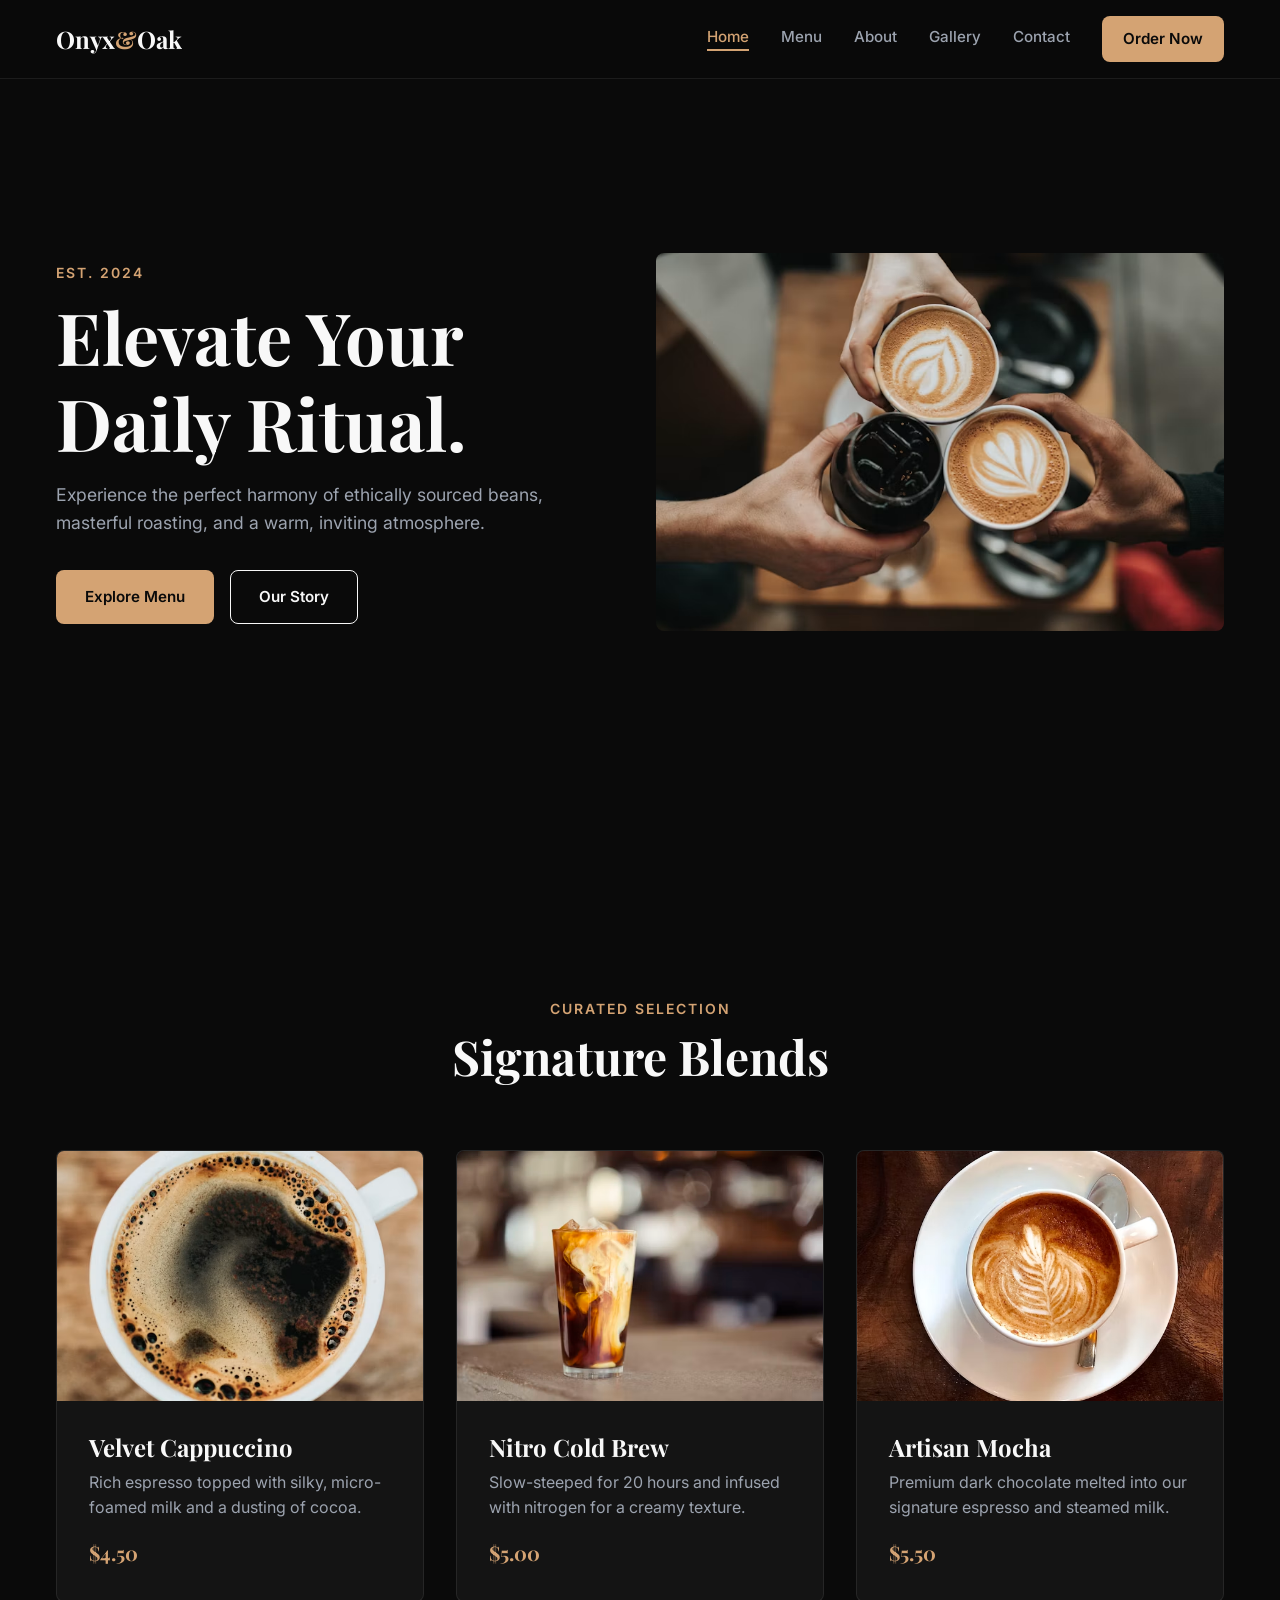
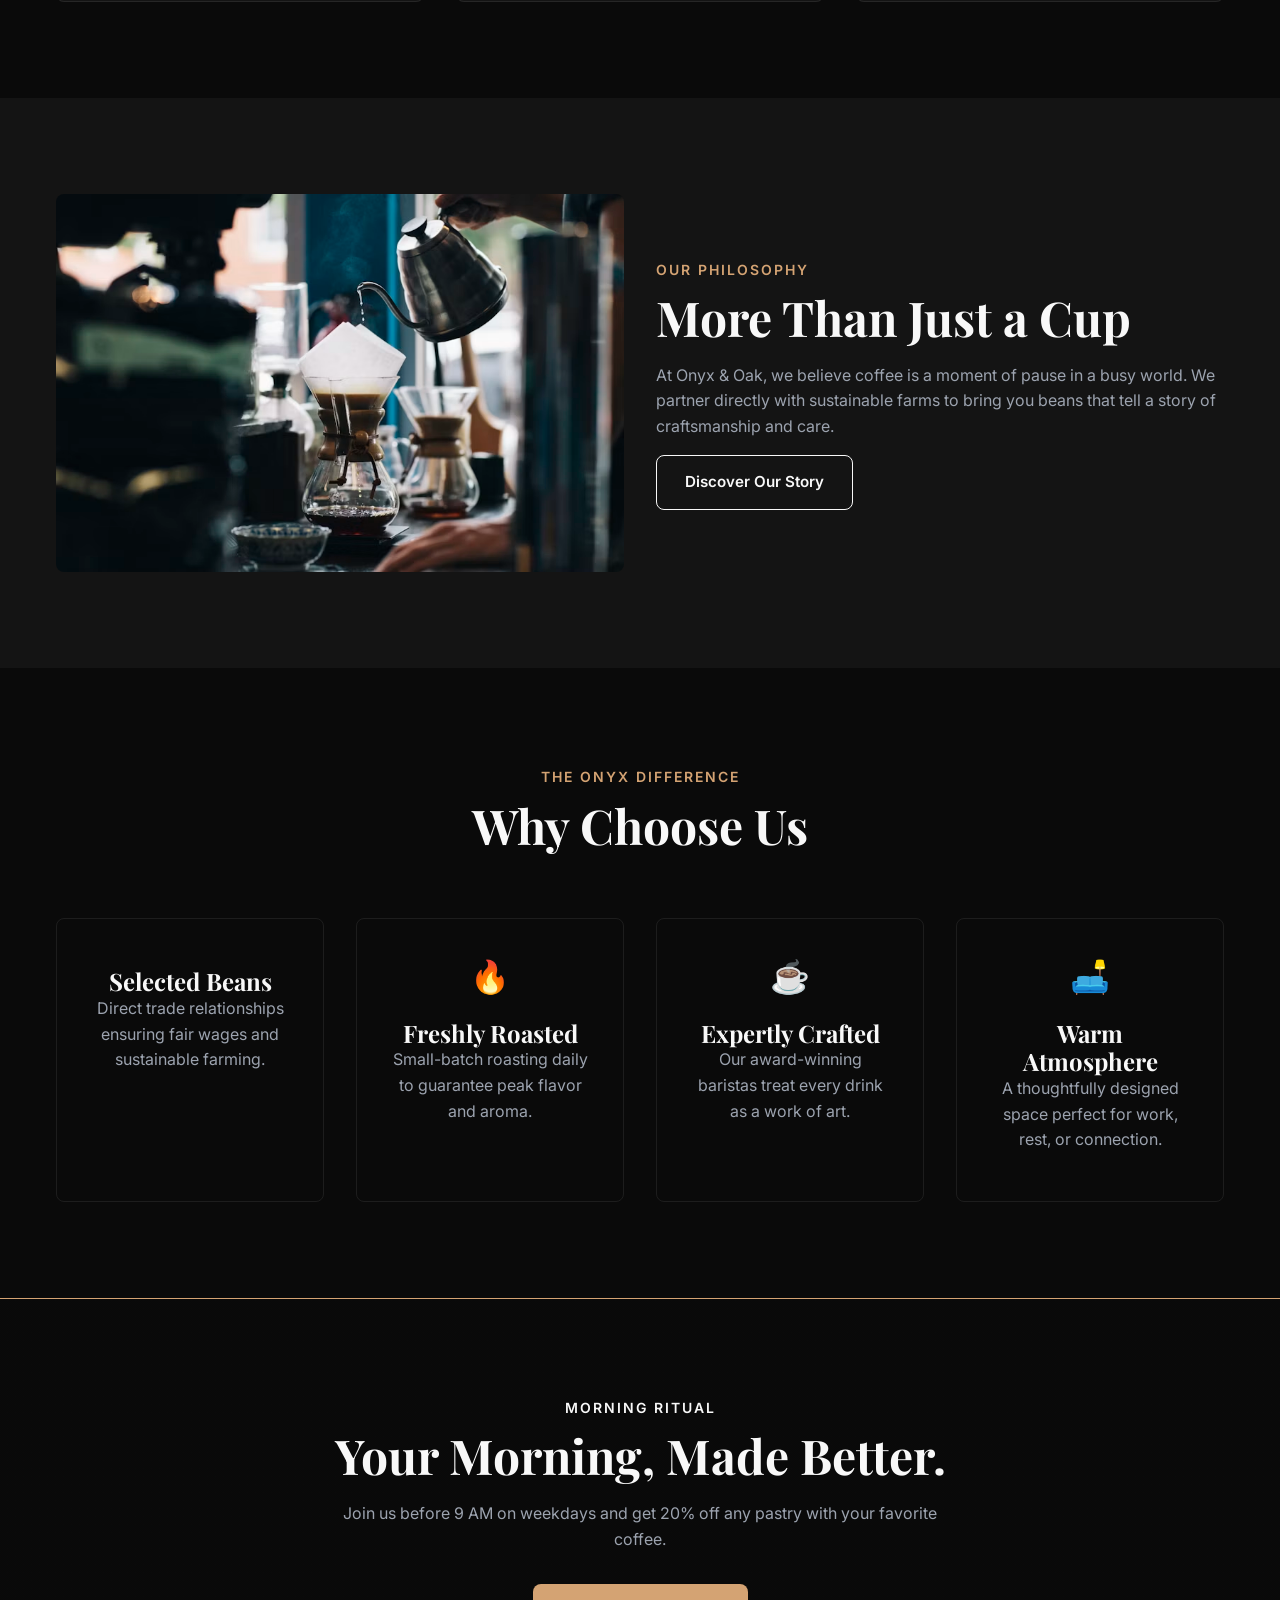
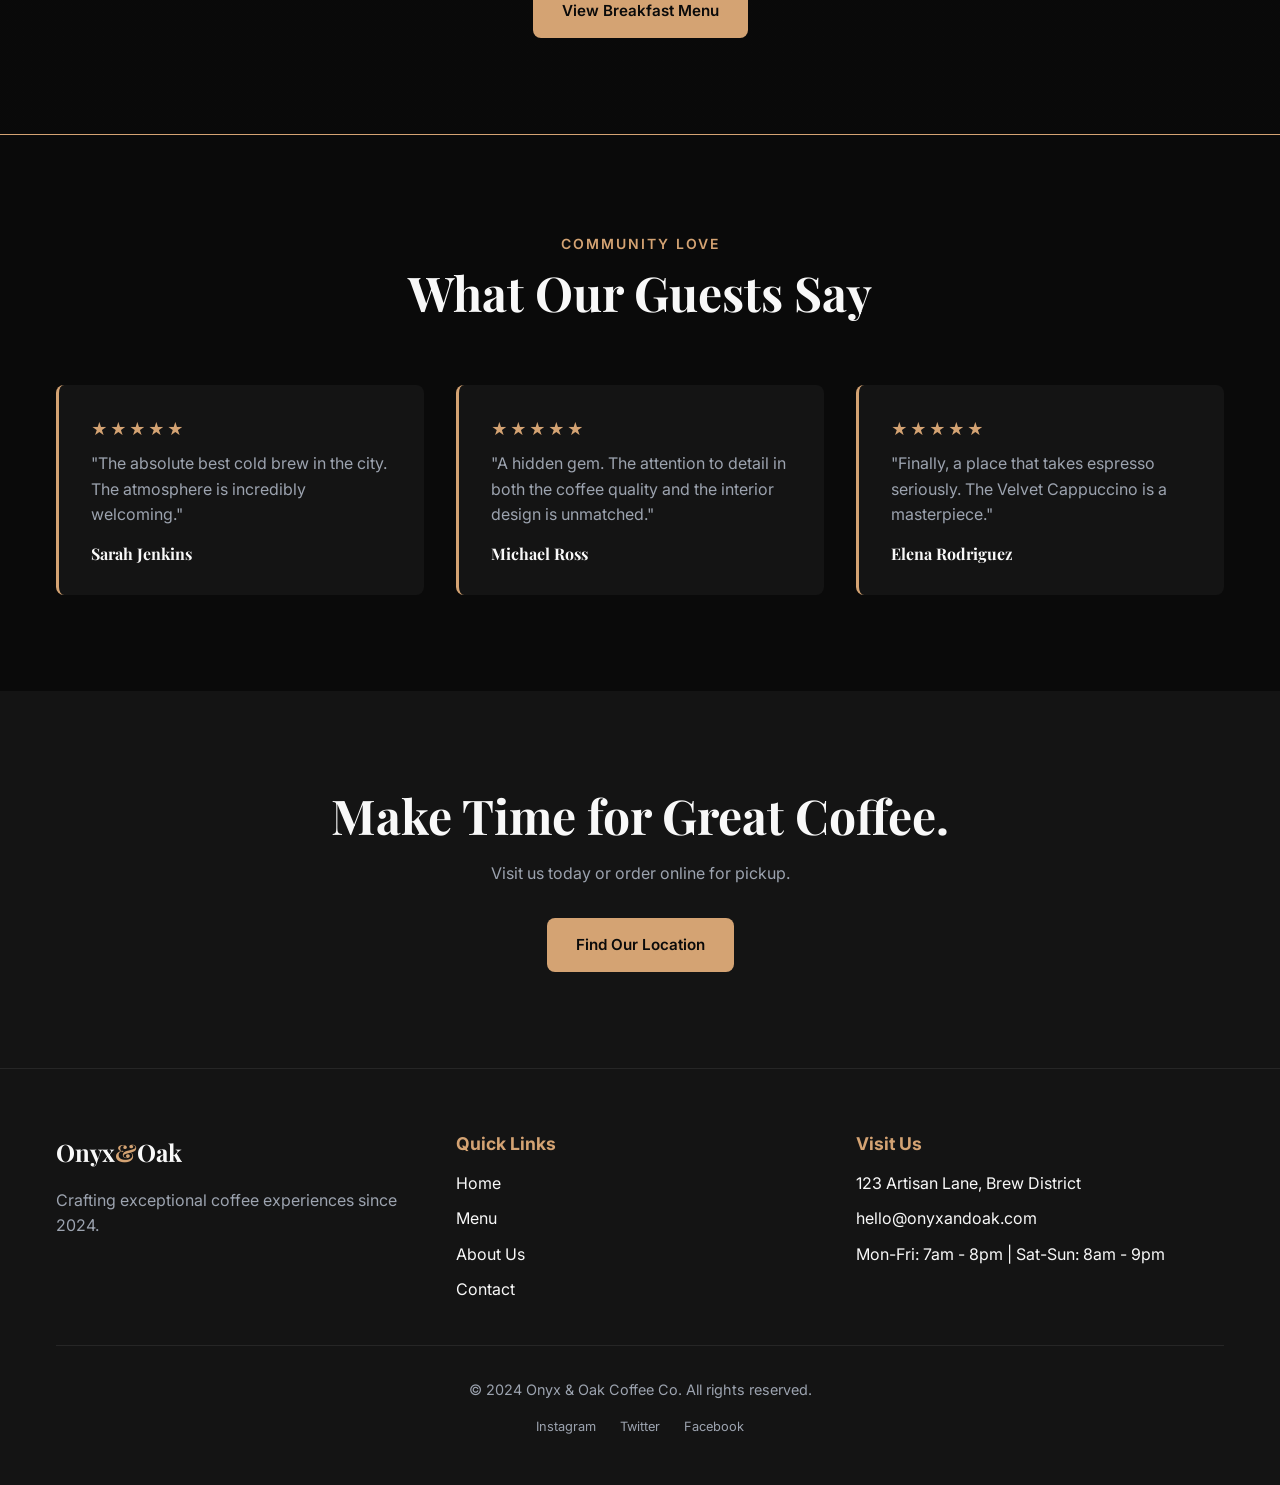
<file: index.html>
<!DOCTYPE html>
<html lang="en">
<head>
  <meta charset="UTF-8">
  <meta name="viewport" content="width=device-width, initial-scale=1.0">
  <title>Onyx & Oak | Premium Artisanal Coffee</title>
  <link rel="preconnect" href="https://fonts.googleapis.com">
  <link rel="preconnect" href="https://fonts.gstatic.com" crossorigin>
  <link href="https://fonts.googleapis.com/css2?family=Inter:wght@400;500;600&family=Playfair+Display:wght@700&display=swap" rel="stylesheet">
  <link rel="stylesheet" href="style.css">
</head>
<body>

  <header class="header">
    <div class="container nav-container">
      <a href="index.html" class="logo">Onyx<span>&</span>Oak</a>
      <input type="checkbox" id="nav-toggle" class="nav-toggle">
      <label for="nav-toggle" class="nav-toggle-label" aria-label="Toggle navigation menu"><span></span><span></span><span></span></label>
      <nav class="nav-menu">
        <ul class="nav-list">
          <li><a href="index.html" class="nav-link active">Home</a></li>
          <li><a href="menu.html" class="nav-link">Menu</a></li>
          <li><a href="about.html" class="nav-link">About</a></li>
          <li><a href="gallery.html" class="nav-link">Gallery</a></li>
          <li><a href="contact.html" class="nav-link">Contact</a></li>
          <li><a href="menu.html" class="btn btn-primary" style="padding: 10px 20px; min-height: auto;">Order Now</a></li>
        </ul>
      </nav>
    </div>
  </header>

  <main>
    <section class="hero">
      <div class="container hero-grid">
        <div class="hero-content">
          <span class="section-tag">Est. 2024</span>
          <h1>Elevate Your Daily Ritual.</h1>
          <p class="hero-desc">Experience the perfect harmony of ethically sourced beans, masterful roasting, and a warm, inviting atmosphere.</p>
          <div class="hero-btns">
            <a href="menu.html" class="btn btn-primary">Explore Menu</a>
            <a href="about.html" class="btn btn-outline">Our Story</a>
          </div>
        </div>
        <div class="hero-image-wrapper">
          <img src="assets/images/hero.webp" alt="Pour over coffee in a modern cafe" width="600" height="700">
        </div>
      </div>
    </section>

    <section class="featured">
      <div class="container">
        <div class="section-header">
          <span class="section-tag">Curated Selection</span>
          <h2>Signature Blends</h2>
        </div>
        <div class="grid-3">
          <article class="card">
            <img src="assets/images/coffee-cappuccino.webp" alt="Cappuccino" class="card-img" width="400" height="250">
            <div class="card-body">
              <h3 class="card-title">Velvet Cappuccino</h3>
              <p>Rich espresso topped with silky, micro-foamed milk and a dusting of cocoa.</p>
              <span class="card-price">$4.50</span>
            </div>
          </article>
          <article class="card">
            <img src="assets/images/coffee-coldbrew.webp" alt="Cold Brew" class="card-img" width="400" height="250">
            <div class="card-body">
              <h3 class="card-title">Nitro Cold Brew</h3>
              <p>Slow-steeped for 20 hours and infused with nitrogen for a creamy texture.</p>
              <span class="card-price">$5.00</span>
            </div>
          </article>
          <article class="card">
            <img src="assets/images/coffee-mocha.webp" alt="Mocha" class="card-img" width="400" height="250">
            <div class="card-body">
              <h3 class="card-title">Artisan Mocha</h3>
              <p>Premium dark chocolate melted into our signature espresso and steamed milk.</p>
              <span class="card-price">$5.50</span>
            </div>
          </article>
        </div>
      </div>
    </section>

    <section class="about-preview" style="background: var(--bg-surface);">
      <div class="container hero-grid">
        <div class="hero-image-wrapper">
          <img src="assets/images/about-preview.webp" alt="Barista crafting coffee" width="600" height="500">
        </div>
        <div class="hero-content">
          <span class="section-tag">Our Philosophy</span>
          <h2>More Than Just a Cup</h2>
          <p>At Onyx & Oak, we believe coffee is a moment of pause in a busy world. We partner directly with sustainable farms to bring you beans that tell a story of craftsmanship and care.</p>
          <a href="about.html" class="btn btn-outline">Discover Our Story</a>
        </div>
      </div>
    </section>

    <section class="features">
      <div class="container">
        <div class="section-header">
          <span class="section-tag">The Onyx Difference</span>
          <h2>Why Choose Us</h2>
        </div>
        <div class="features-grid">
          <div class="feature-card"><div class="feature-icon"></div><h3>Selected Beans</h3><p>Direct trade relationships ensuring fair wages and sustainable farming.</p></div>
          <div class="feature-card"><div class="feature-icon">🔥</div><h3>Freshly Roasted</h3><p>Small-batch roasting daily to guarantee peak flavor and aroma.</p></div>
          <div class="feature-card"><div class="feature-icon">☕</div><h3>Expertly Crafted</h3><p>Our award-winning baristas treat every drink as a work of art.</p></div>
          <div class="feature-card"><div class="feature-icon">🛋️</div><h3>Warm Atmosphere</h3><p>A thoughtfully designed space perfect for work, rest, or connection.</p></div>
        </div>
      </div>
    </section>

    <section class="offer-banner">
      <div class="container">
        <span class="section-tag" style="color: var(--text-primary);">Morning Ritual</span>
        <h2 style="color: var(--text-primary);">Your Morning, Made Better.</h2>
        <p style="color: var(--text-muted); max-width: 600px; margin: 0 auto 2rem;">Join us before 9 AM on weekdays and get 20% off any pastry with your favorite coffee.</p>
        <a href="menu.html" class="btn btn-primary">View Breakfast Menu</a>
      </div>
    </section>

    <section class="testimonials">
      <div class="container">
        <div class="section-header">
          <span class="section-tag">Community Love</span>
          <h2>What Our Guests Say</h2>
        </div>
        <div class="grid-3">
          <article class="testimonial-card"><div class="stars">★★★★★</div><p>"The absolute best cold brew in the city. The atmosphere is incredibly welcoming."</p><h4 style="margin-top: 1rem; font-size: 1rem;">Sarah Jenkins</h4></article>
          <article class="testimonial-card"><div class="stars">★★★★★</div><p>"A hidden gem. The attention to detail in both the coffee quality and the interior design is unmatched."</p><h4 style="margin-top: 1rem; font-size: 1rem;">Michael Ross</h4></article>
          <article class="testimonial-card"><div class="stars">★★★★★</div><p>"Finally, a place that takes espresso seriously. The Velvet Cappuccino is a masterpiece."</p><h4 style="margin-top: 1rem; font-size: 1rem;">Elena Rodriguez</h4></article>
        </div>
      </div>
    </section>

    <section style="text-align: center; background: var(--bg-surface);">
      <div class="container">
        <h2>Make Time for Great Coffee.</h2>
        <p style="margin-bottom: 2rem;">Visit us today or order online for pickup.</p>
        <a href="contact.html" class="btn btn-primary">Find Our Location</a>
      </div>
    </section>
  </main>

  <footer class="footer">
    <div class="container">
      <div class="footer-grid">
        <div>
          <a href="index.html" class="logo" style="display: block; margin-bottom: 1rem;">Onyx<span>&</span>Oak</a>
          <p>Crafting exceptional coffee experiences since 2024.</p>
        </div>
        <div>
          <h4 class="footer-heading">Quick Links</h4>
          <ul class="footer-links">
            <li><a href="index.html">Home</a></li>
            <li><a href="menu.html">Menu</a></li>
            <li><a href="about.html">About Us</a></li>
            <li><a href="contact.html">Contact</a></li>
          </ul>
        </div>
        <div>
          <h4 class="footer-heading">Visit Us</h4>
          <ul class="footer-links">
            <li>123 Artisan Lane, Brew District</li>
            <li>hello@onyxandoak.com</li>
            <li>Mon-Fri: 7am - 8pm | Sat-Sun: 8am - 9pm</li>
          </ul>
        </div>
      </div>
      <div class="footer-bottom">
        <p>&copy; 2024 Onyx & Oak Coffee Co. All rights reserved.</p>
        <p style="margin-top: 0.5rem; font-size: 0.8rem;">
          <a href="#" style="margin: 0 10px;">Instagram</a>
          <a href="#" style="margin: 0 10px;">Twitter</a>
          <a href="#" style="margin: 0 10px;">Facebook</a>
        </p>
      </div>
    </div>
  </footer>
</body>
</html>
</file>
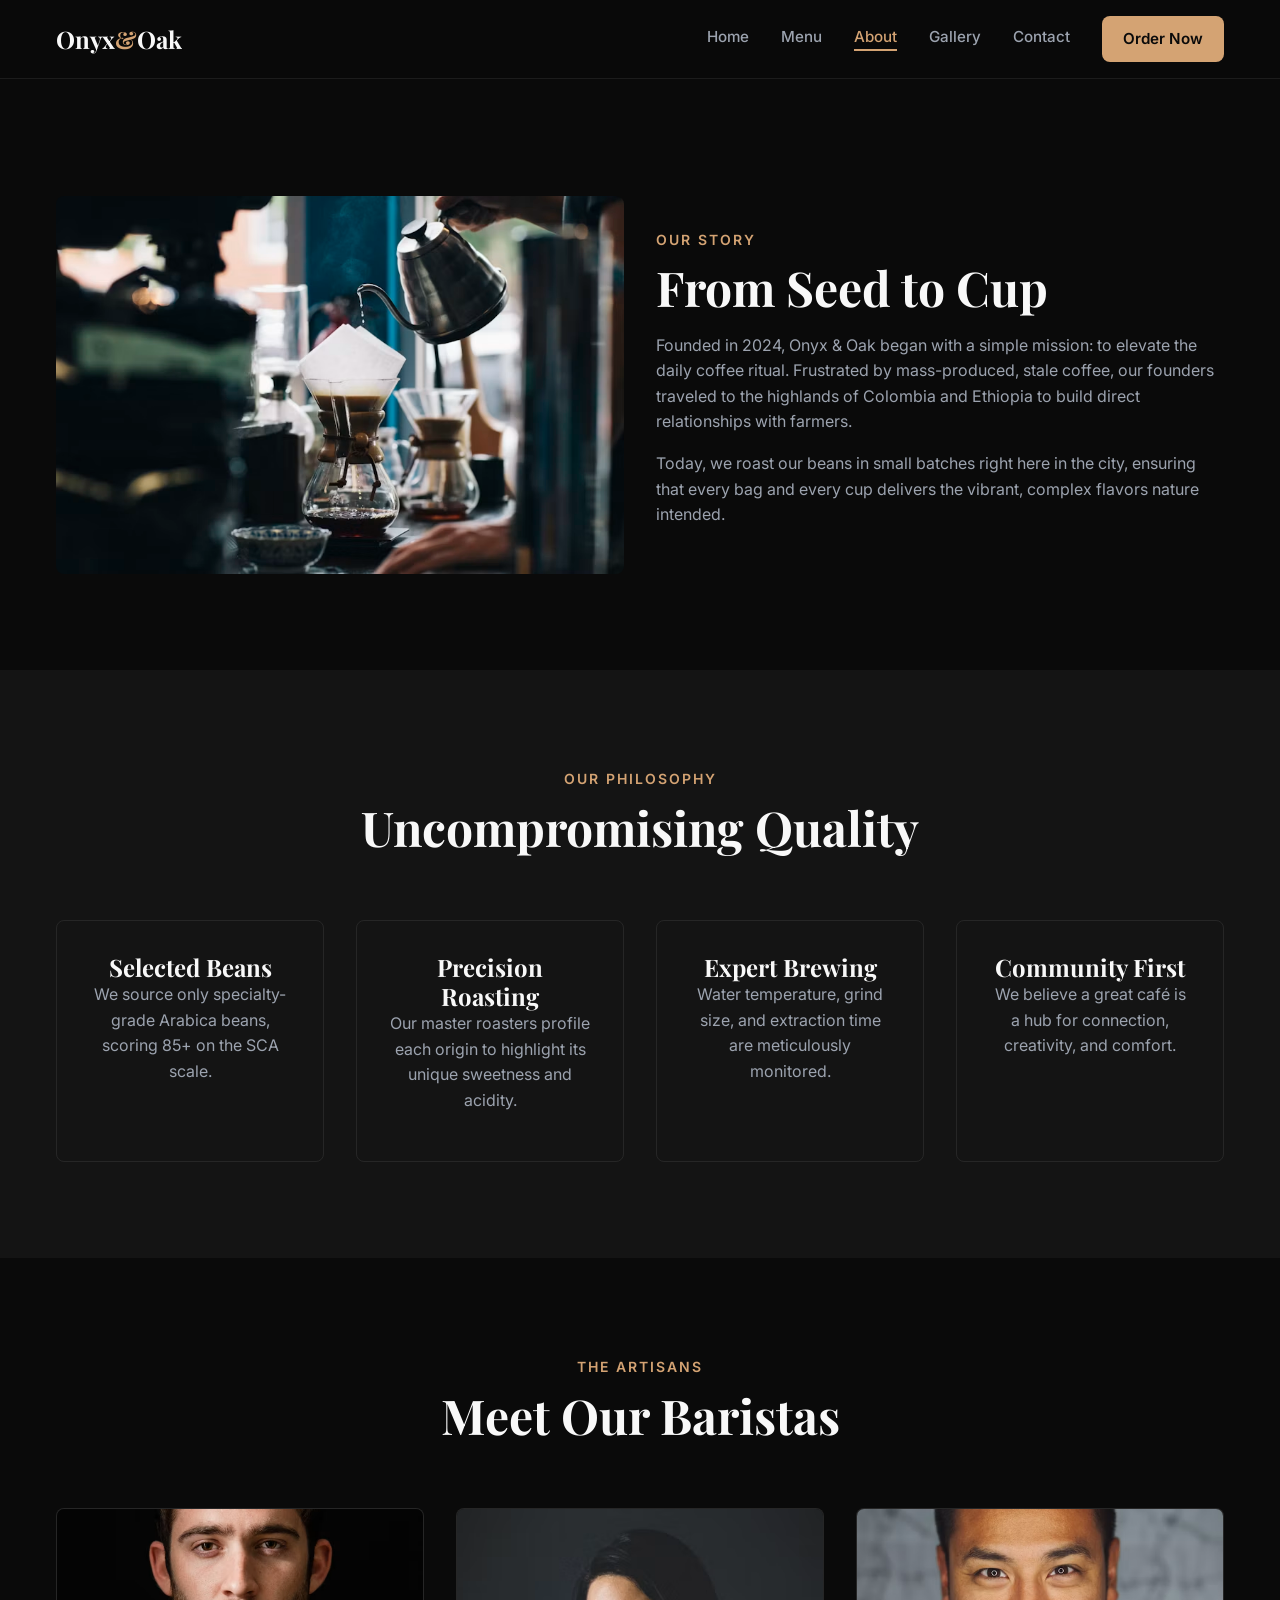
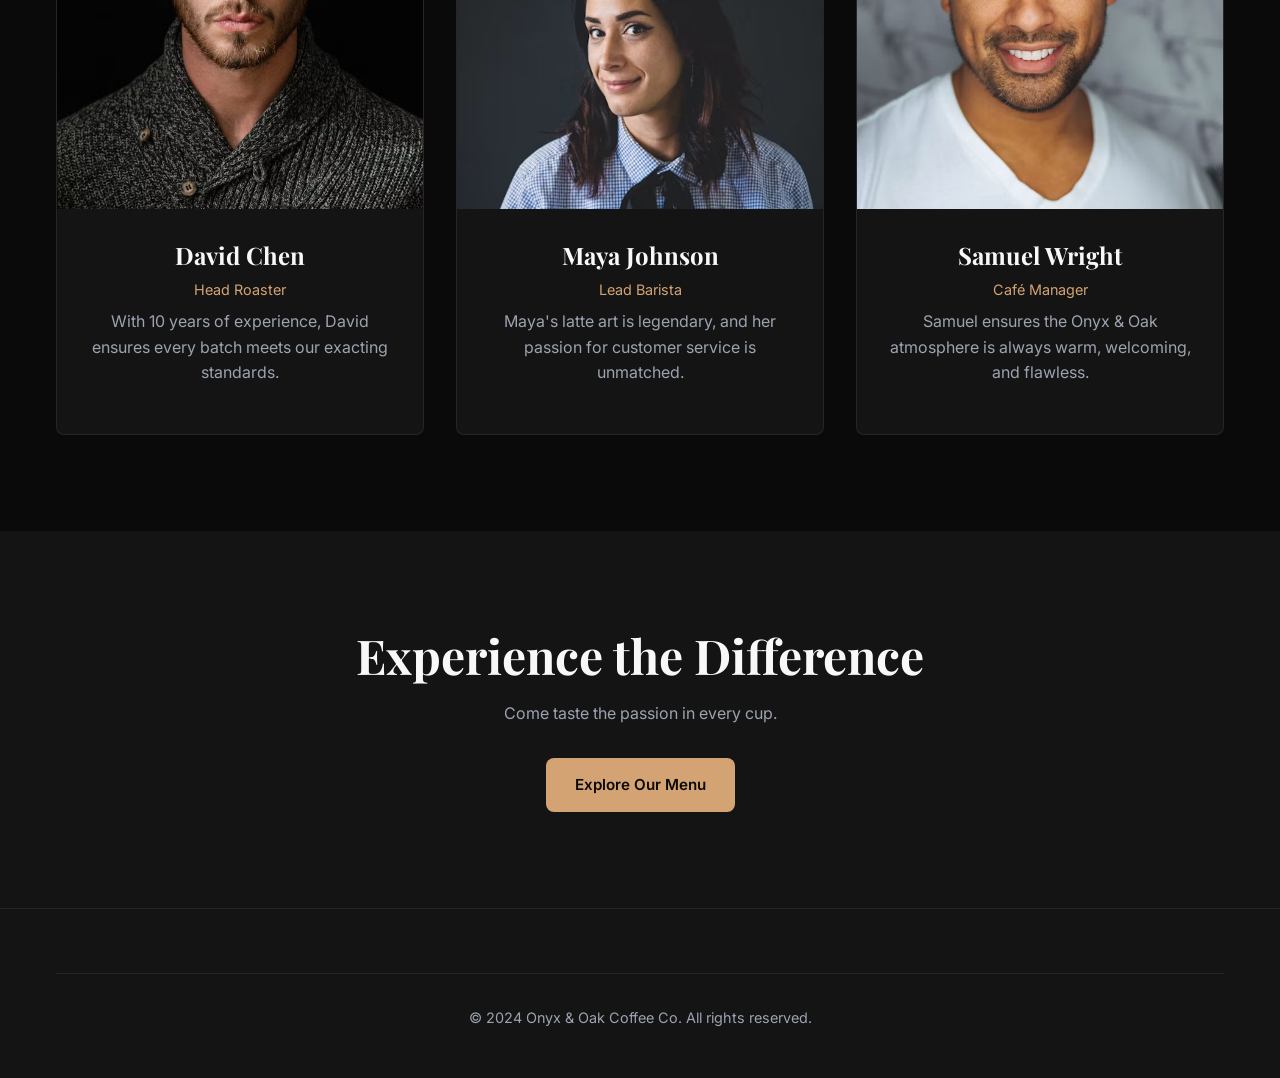
<file: about.html>
<!DOCTYPE html>
<html lang="en">
<head>
  <meta charset="UTF-8">
  <meta name="viewport" content="width=device-width, initial-scale=1.0">
  <title>About Us | Onyx & Oak</title>
  <link rel="preconnect" href="https://fonts.googleapis.com">
  <link rel="preconnect" href="https://fonts.gstatic.com" crossorigin>
  <link href="https://fonts.googleapis.com/css2?family=Inter:wght@400;500;600&family=Playfair+Display:wght@700&display=swap" rel="stylesheet">
  <link rel="stylesheet" href="style.css">
</head>
<body>

  <header class="header">
    <div class="container nav-container">
      <a href="index.html" class="logo">Onyx<span>&</span>Oak</a>
      <input type="checkbox" id="nav-toggle" class="nav-toggle">
      <label for="nav-toggle" class="nav-toggle-label" aria-label="Toggle navigation menu"><span></span><span></span><span></span></label>
      <nav class="nav-menu">
        <ul class="nav-list">
          <li><a href="index.html" class="nav-link">Home</a></li>
          <li><a href="menu.html" class="nav-link">Menu</a></li>
          <li><a href="about.html" class="nav-link active">About</a></li>
          <li><a href="gallery.html" class="nav-link">Gallery</a></li>
          <li><a href="contact.html" class="nav-link">Contact</a></li>
          <li><a href="menu.html" class="btn btn-primary" style="padding: 10px 20px; min-height: auto;">Order Now</a></li>
        </ul>
      </nav>
    </div>
  </header>

  <main style="padding-top: 100px;">
    <section>
      <div class="container hero-grid">
        <div class="hero-image-wrapper">
          <img src="assets/images/about-preview.webp" alt="Coffee roasting process" width="600" height="500">
        </div>
        <div class="hero-content">
          <span class="section-tag">Our Story</span>
          <h2>From Seed to Cup</h2>
          <p>Founded in 2024, Onyx & Oak began with a simple mission: to elevate the daily coffee ritual. Frustrated by mass-produced, stale coffee, our founders traveled to the highlands of Colombia and Ethiopia to build direct relationships with farmers.</p>
          <p>Today, we roast our beans in small batches right here in the city, ensuring that every bag and every cup delivers the vibrant, complex flavors nature intended.</p>
        </div>
      </div>
    </section>

    <section style="background: var(--bg-surface);">
      <div class="container">
        <div class="section-header">
          <span class="section-tag">Our Philosophy</span>
          <h2>Uncompromising Quality</h2>
        </div>
        <div class="features-grid">
          <div class="feature-card"><h3>Selected Beans</h3><p>We source only specialty-grade Arabica beans, scoring 85+ on the SCA scale.</p></div>
          <div class="feature-card"><h3>Precision Roasting</h3><p>Our master roasters profile each origin to highlight its unique sweetness and acidity.</p></div>
          <div class="feature-card"><h3>Expert Brewing</h3><p>Water temperature, grind size, and extraction time are meticulously monitored.</p></div>
          <div class="feature-card"><h3>Community First</h3><p>We believe a great café is a hub for connection, creativity, and comfort.</p></div>
        </div>
      </div>
    </section>

    <section>
      <div class="container">
        <div class="section-header">
          <span class="section-tag">The Artisans</span>
          <h2>Meet Our Baristas</h2>
        </div>
        <div class="grid-3">
          <article class="card" style="text-align: center;">
            <img src="assets/images/team-david.webp" alt="David Chen - Head Roaster" class="card-img" style="height: 300px;">
            <div class="card-body">
              <h3 class="card-title">David Chen</h3>
              <p style="color: var(--accent); font-size: 0.9rem; margin-bottom: 0.5rem;">Head Roaster</p>
              <p>With 10 years of experience, David ensures every batch meets our exacting standards.</p>
            </div>
          </article>
          <article class="card" style="text-align: center;">
            <img src="assets/images/team-maya.webp" alt="Maya Johnson - Lead Barista" class="card-img" style="height: 300px;">
            <div class="card-body">
              <h3 class="card-title">Maya Johnson</h3>
              <p style="color: var(--accent); font-size: 0.9rem; margin-bottom: 0.5rem;">Lead Barista</p>
              <p>Maya's latte art is legendary, and her passion for customer service is unmatched.</p>
            </div>
          </article>
          <article class="card" style="text-align: center;">
            <img src="assets/images/team-samuel.webp" alt="Samuel Wright - Café Manager" class="card-img" style="height: 300px;">
            <div class="card-body">
              <h3 class="card-title">Samuel Wright</h3>
              <p style="color: var(--accent); font-size: 0.9rem; margin-bottom: 0.5rem;">Café Manager</p>
              <p>Samuel ensures the Onyx & Oak atmosphere is always warm, welcoming, and flawless.</p>
            </div>
          </article>
        </div>
      </div>
    </section>

    <section style="text-align: center; background: var(--bg-surface);">
      <div class="container">
        <h2>Experience the Difference</h2>
        <p style="margin-bottom: 2rem;">Come taste the passion in every cup.</p>
        <a href="menu.html" class="btn btn-primary">Explore Our Menu</a>
      </div>
    </section>
  </main>

  <footer class="footer">
    <div class="container">
      <div class="footer-bottom"><p>&copy; 2024 Onyx & Oak Coffee Co. All rights reserved.</p></div>
    </div>
  </footer>
</body>
</html>
</file>
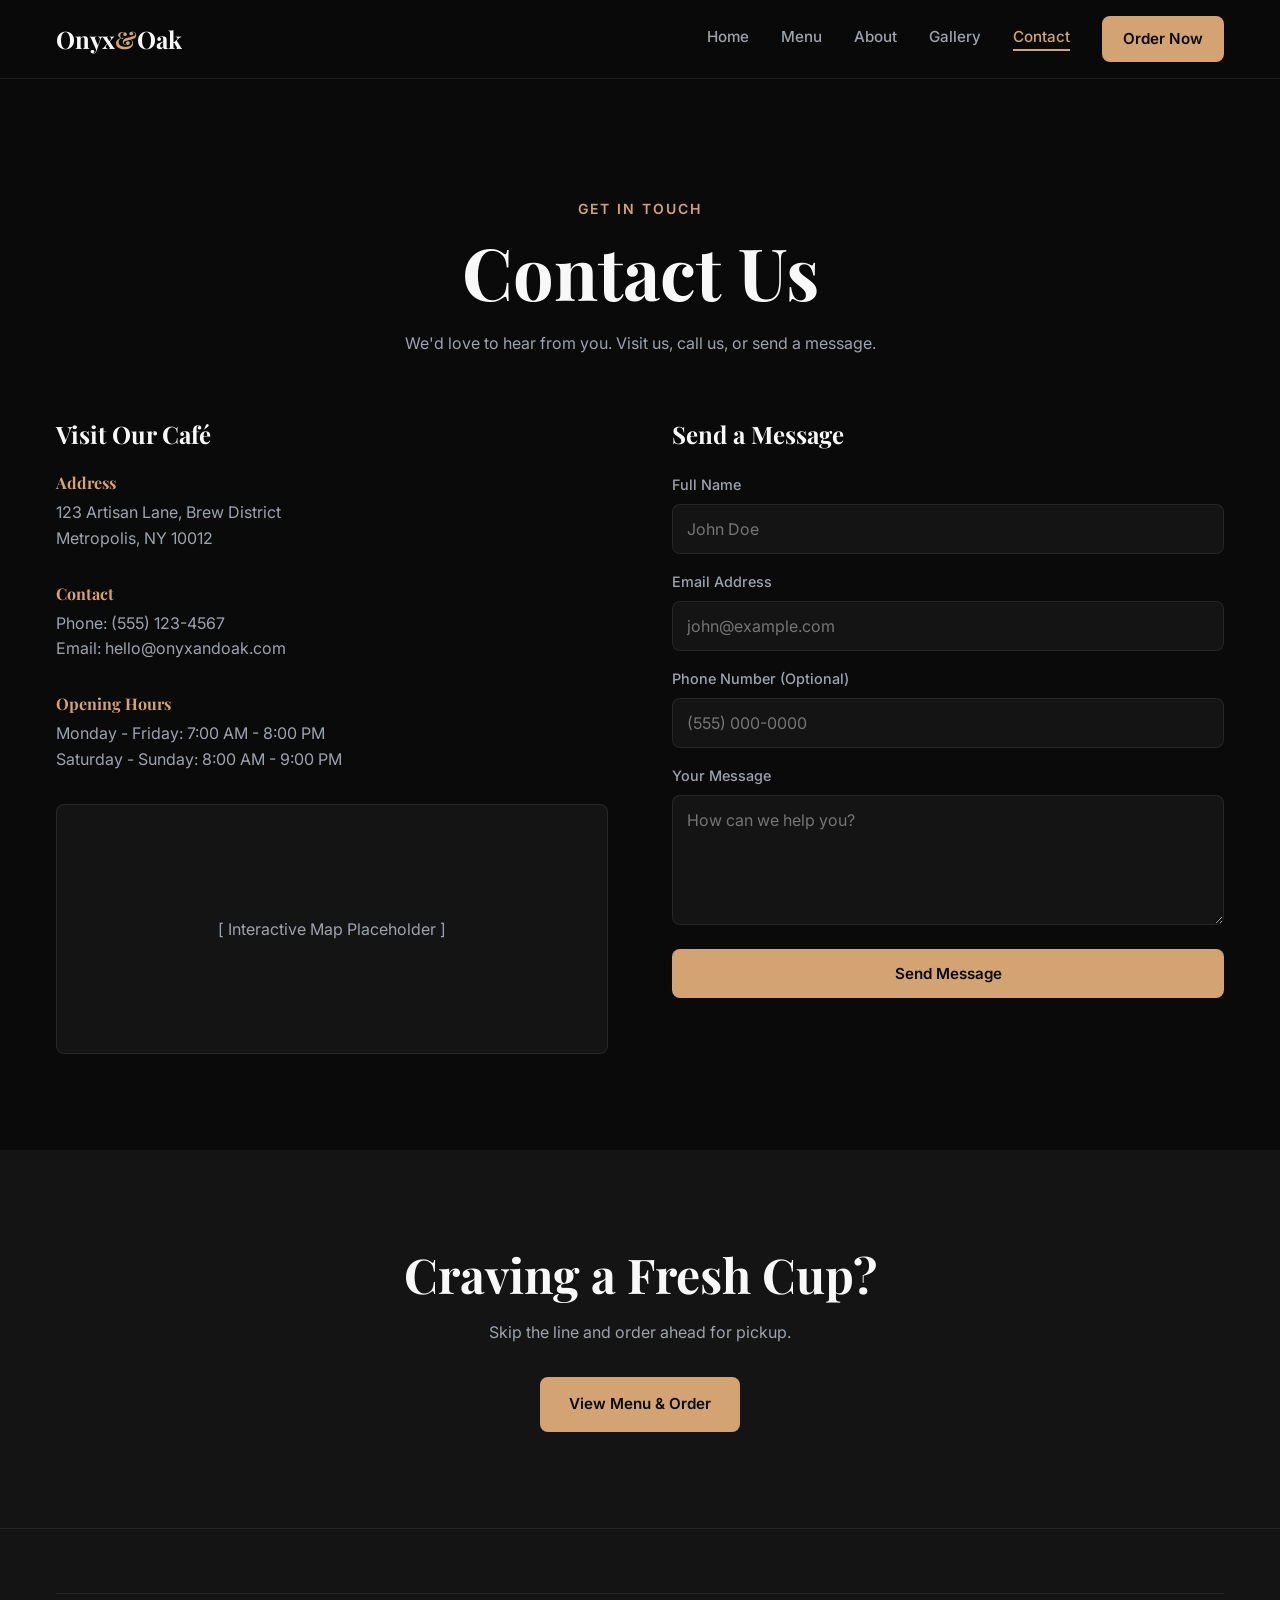
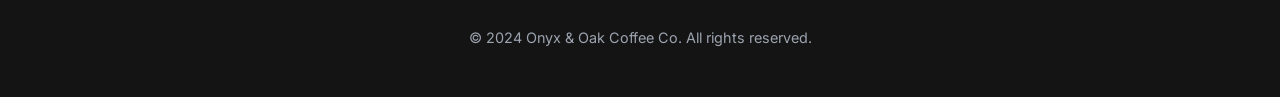
<file: contact.html>
<!DOCTYPE html>
<html lang="en">
<head>
  <meta charset="UTF-8">
  <meta name="viewport" content="width=device-width, initial-scale=1.0">
  <title>Contact Us | Onyx & Oak</title>
  <link rel="preconnect" href="https://fonts.googleapis.com">
  <link rel="preconnect" href="https://fonts.gstatic.com" crossorigin>
  <link href="https://fonts.googleapis.com/css2?family=Inter:wght@400;500;600&family=Playfair+Display:wght@700&display=swap" rel="stylesheet">
  <link rel="stylesheet" href="style.css">
</head>
<body>

  <header class="header">
    <div class="container nav-container">
      <a href="index.html" class="logo">Onyx<span>&</span>Oak</a>
      <input type="checkbox" id="nav-toggle" class="nav-toggle">
      <label for="nav-toggle" class="nav-toggle-label" aria-label="Toggle navigation menu"><span></span><span></span><span></span></label>
      <nav class="nav-menu">
        <ul class="nav-list">
          <li><a href="index.html" class="nav-link">Home</a></li>
          <li><a href="menu.html" class="nav-link">Menu</a></li>
          <li><a href="about.html" class="nav-link">About</a></li>
          <li><a href="gallery.html" class="nav-link">Gallery</a></li>
          <li><a href="contact.html" class="nav-link active">Contact</a></li>
          <li><a href="menu.html" class="btn btn-primary" style="padding: 10px 20px; min-height: auto;">Order Now</a></li>
        </ul>
      </nav>
    </div>
  </header>

  <main style="padding-top: 100px;">
    <section>
      <div class="container">
        <div class="section-header">
          <span class="section-tag">Get in Touch</span>
          <h1>Contact Us</h1>
          <p>We'd love to hear from you. Visit us, call us, or send a message.</p>
        </div>

        <div class="contact-grid">
          <div>
            <h3 style="margin-bottom: 1.5rem;">Visit Our Café</h3>
            <div style="margin-bottom: 2rem;">
              <h4 style="color: var(--accent); margin-bottom: 0.5rem;">Address</h4>
              <p>123 Artisan Lane, Brew District<br>Metropolis, NY 10012</p>
            </div>
            <div style="margin-bottom: 2rem;">
              <h4 style="color: var(--accent); margin-bottom: 0.5rem;">Contact</h4>
              <p>Phone: (555) 123-4567<br>Email: hello@onyxandoak.com</p>
            </div>
            <div style="margin-bottom: 2rem;">
              <h4 style="color: var(--accent); margin-bottom: 0.5rem;">Opening Hours</h4>
              <p>Monday - Friday: 7:00 AM - 8:00 PM<br>Saturday - Sunday: 8:00 AM - 9:00 PM</p>
            </div>
            <div style="width: 100%; height: 250px; background: var(--bg-surface); border: 1px solid var(--border); border-radius: var(--radius); display: flex; align-items: center; justify-content: center; color: var(--text-muted);">
              [ Interactive Map Placeholder ]
            </div>
          </div>

          <div>
            <h3 style="margin-bottom: 1.5rem;">Send a Message</h3>
            <form action="#" method="POST" class="contact-form">
              <div class="form-group">
                <label for="name">Full Name</label>
                <input type="text" id="name" name="name" required placeholder="John Doe">
              </div>
              <div class="form-group">
                <label for="email">Email Address</label>
                <input type="email" id="email" name="email" required placeholder="john@example.com">
              </div>
              <div class="form-group">
                <label for="phone">Phone Number (Optional)</label>
                <input type="tel" id="phone" name="phone" placeholder="(555) 000-0000">
              </div>
              <div class="form-group">
                <label for="message">Your Message</label>
                <textarea id="message" name="message" rows="5" required placeholder="How can we help you?"></textarea>
              </div>
              <button type="submit" class="btn btn-primary" style="width: 100%;">Send Message</button>
            </form>
          </div>
        </div>
      </div>
    </section>

    <section style="text-align: center; background: var(--bg-surface);">
      <div class="container">
        <h2>Craving a Fresh Cup?</h2>
        <p style="margin-bottom: 2rem;">Skip the line and order ahead for pickup.</p>
        <a href="menu.html" class="btn btn-primary">View Menu & Order</a>
      </div>
    </section>
  </main>

  <footer class="footer">
    <div class="container">
      <div class="footer-bottom"><p>&copy; 2024 Onyx & Oak Coffee Co. All rights reserved.</p></div>
    </div>
  </footer>
</body>
</html>
</file>
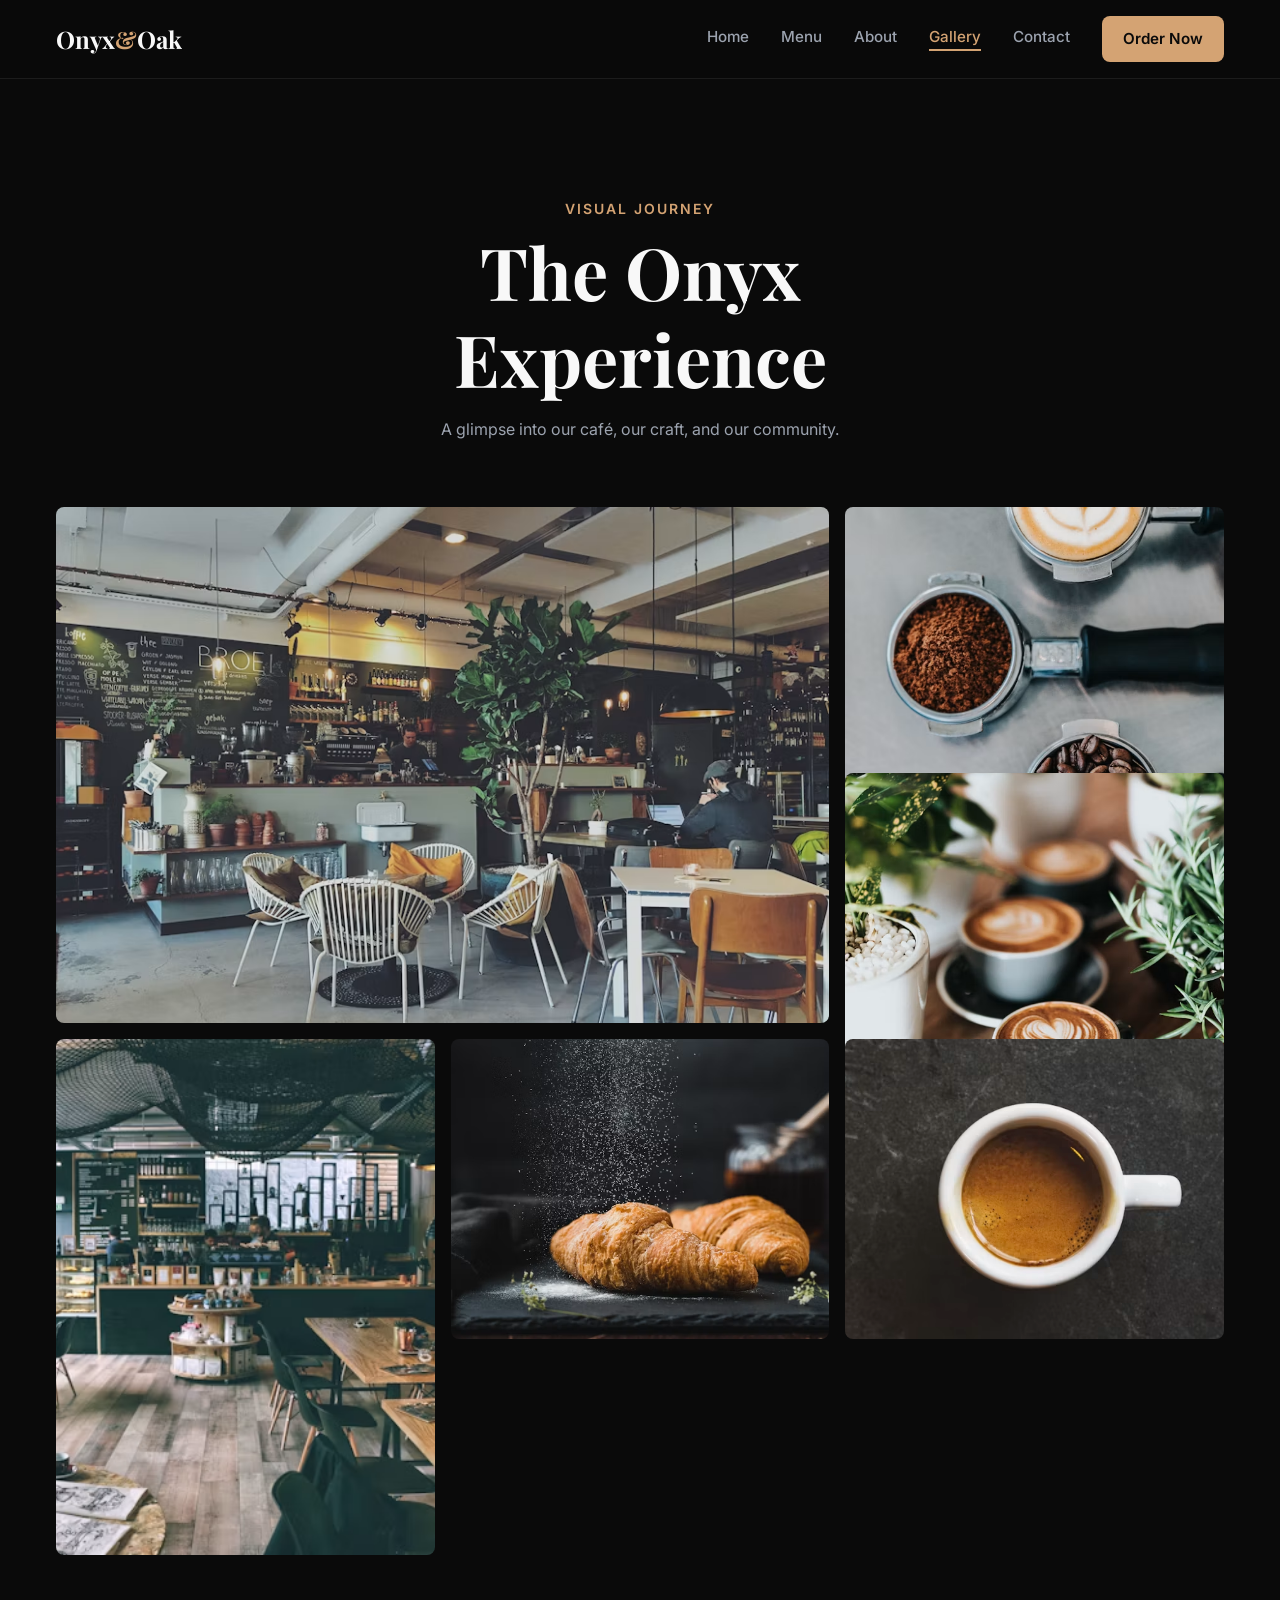
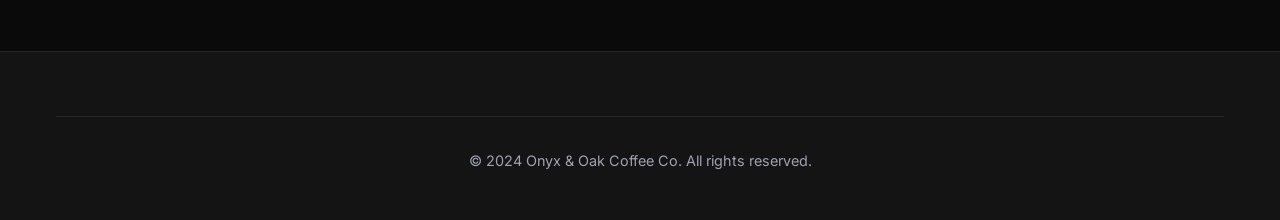
<file: gallery.html>
<!DOCTYPE html>
<html lang="en">
<head>
  <meta charset="UTF-8">
  <meta name="viewport" content="width=device-width, initial-scale=1.0">
  <title>Gallery | Onyx & Oak</title>
  <link rel="preconnect" href="https://fonts.googleapis.com">
  <link rel="preconnect" href="https://fonts.gstatic.com" crossorigin>
  <link href="https://fonts.googleapis.com/css2?family=Inter:wght@400;500;600&family=Playfair+Display:wght@700&display=swap" rel="stylesheet">
  <link rel="stylesheet" href="style.css">
</head>
<body>

  <header class="header">
    <div class="container nav-container">
      <a href="index.html" class="logo">Onyx<span>&</span>Oak</a>
      <input type="checkbox" id="nav-toggle" class="nav-toggle">
      <label for="nav-toggle" class="nav-toggle-label" aria-label="Toggle navigation menu"><span></span><span></span><span></span></label>
      <nav class="nav-menu">
        <ul class="nav-list">
          <li><a href="index.html" class="nav-link">Home</a></li>
          <li><a href="menu.html" class="nav-link">Menu</a></li>
          <li><a href="about.html" class="nav-link">About</a></li>
          <li><a href="gallery.html" class="nav-link active">Gallery</a></li>
          <li><a href="contact.html" class="nav-link">Contact</a></li>
          <li><a href="menu.html" class="btn btn-primary" style="padding: 10px 20px; min-height: auto;">Order Now</a></li>
        </ul>
      </nav>
    </div>
  </header>

  <main style="padding-top: 100px;">
    <section>
      <div class="container">
        <div class="section-header">
          <span class="section-tag">Visual Journey</span>
          <h1>The Onyx Experience</h1>
          <p>A glimpse into our café, our craft, and our community.</p>
        </div>

        <div class="gallery-grid">
          <div class="gallery-item"><img src="assets/images/gallery-1.webp" alt="Cafe interior with warm lighting"></div>
          <div class="gallery-item"><img src="assets/images/gallery-2.webp" alt="Freshly roasted coffee beans and latte art"></div>
          <div class="gallery-item"><img src="assets/images/gallery-3.webp" alt="Latte art with cozy cafe plants"></div>
          <div class="gallery-item"><img src="assets/images/gallery-4.webp" alt="Customers enjoying coffee in the cafe"></div>
          <div class="gallery-item"><img src="assets/images/bakery-croissant.webp" alt="Fresh croissants on display"></div>
          <div class="gallery-item"><img src="assets/images/coffee-espresso.webp" alt="Barista pouring espresso"></div>
        </div>
      </div>
    </section>
  </main>

  <footer class="footer">
    <div class="container">
      <div class="footer-bottom"><p>&copy; 2024 Onyx & Oak Coffee Co. All rights reserved.</p></div>
    </div>
  </footer>
</body>
</html>
</file>
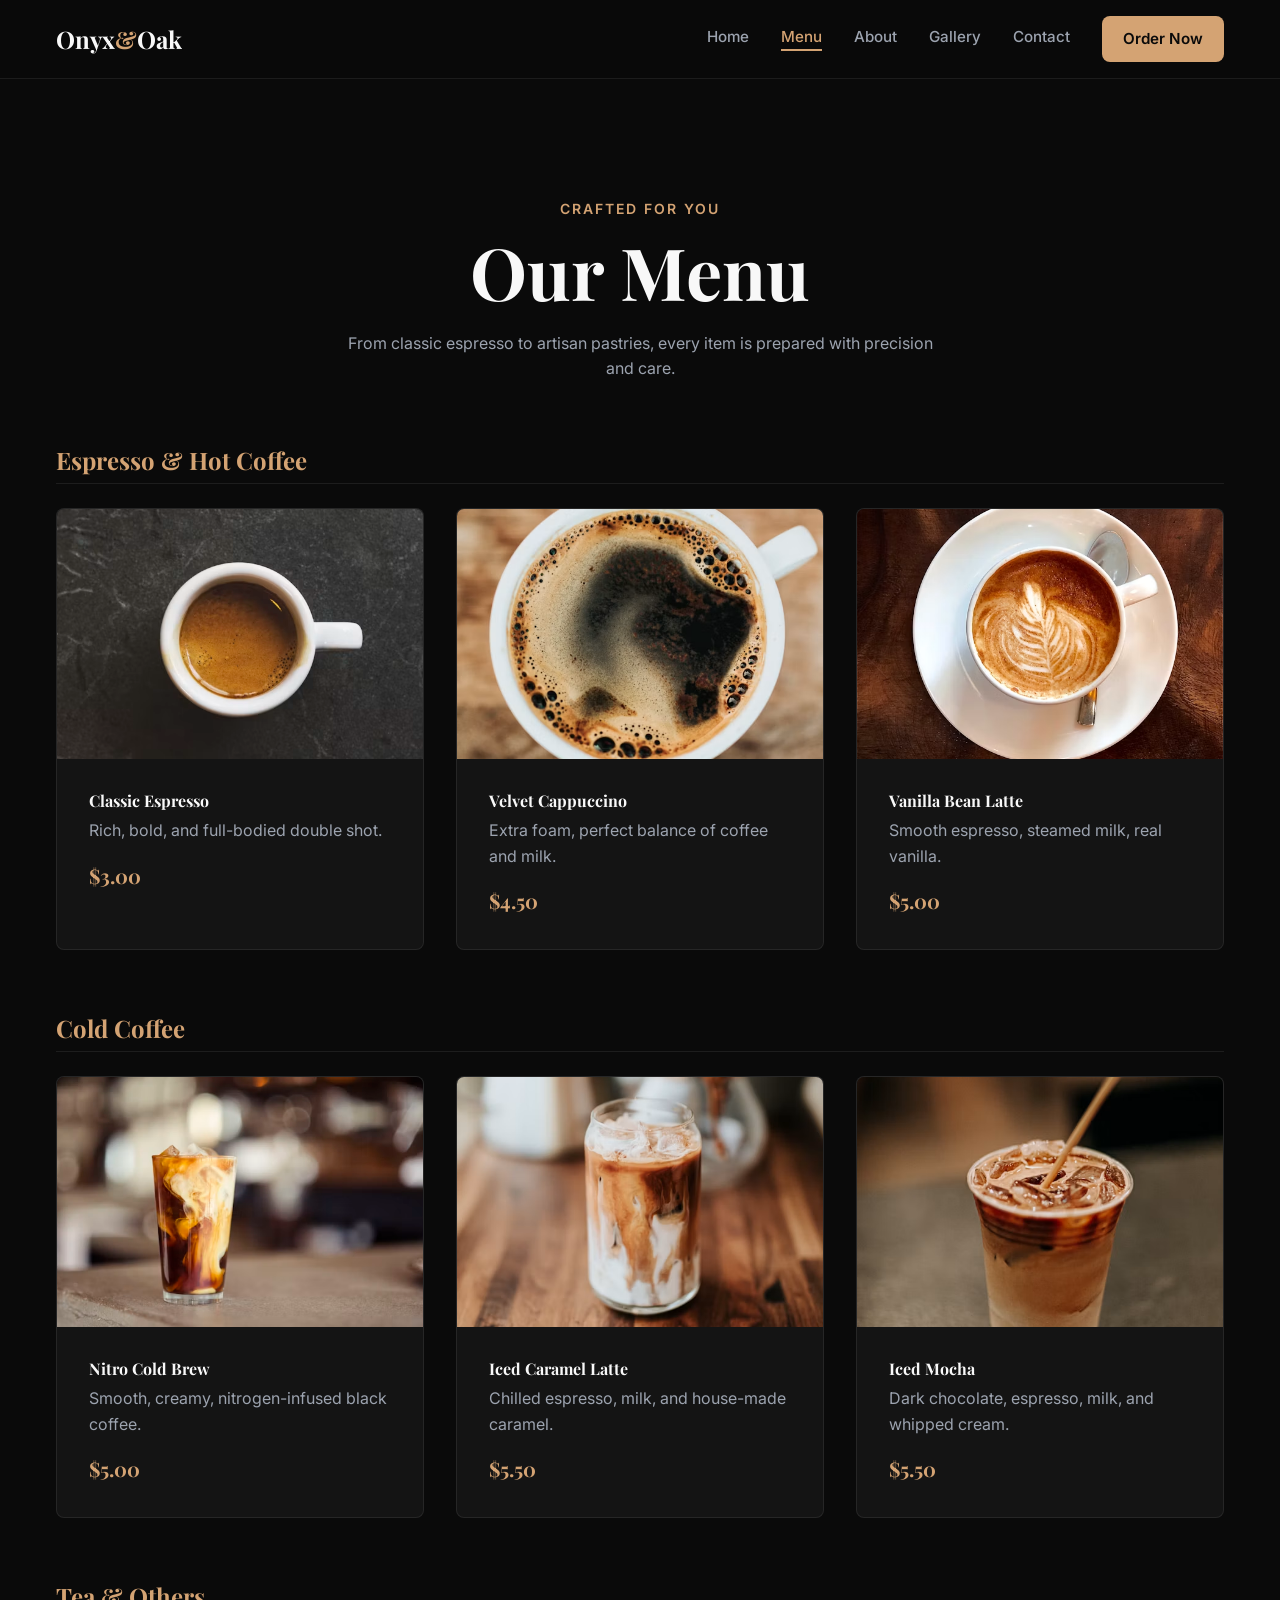
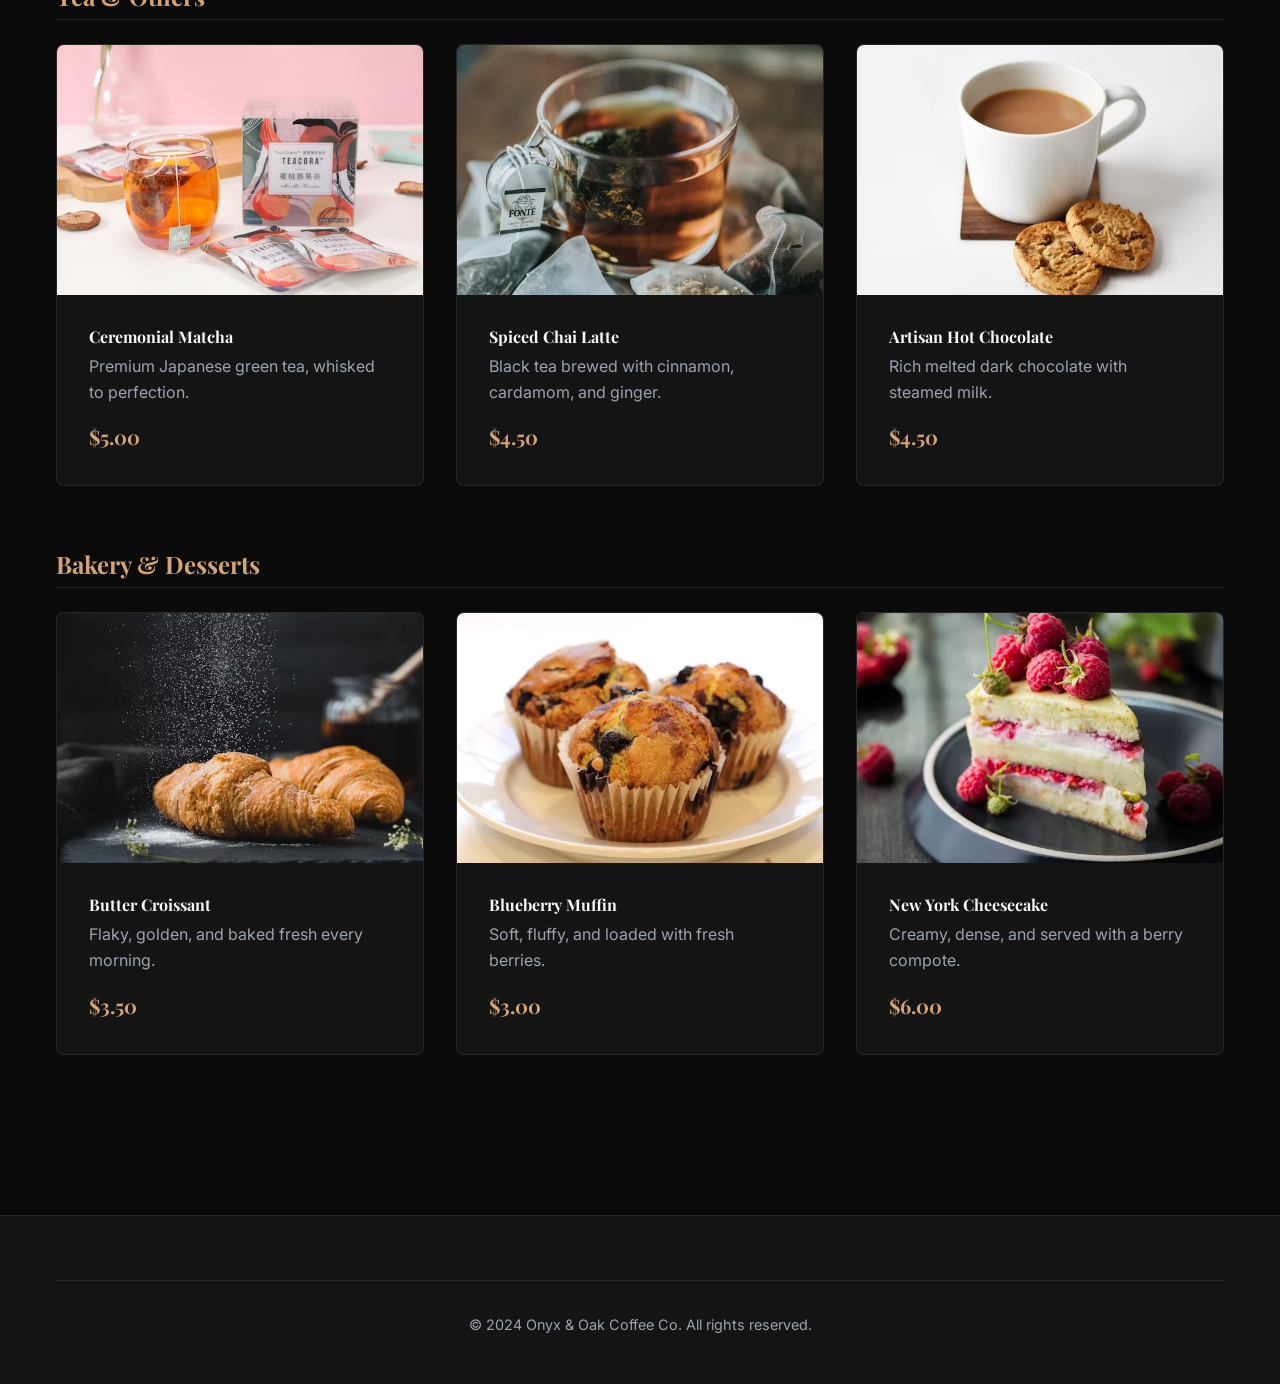
<file: menu.html>
<!DOCTYPE html>
<html lang="en">
<head>
  <meta charset="UTF-8">
  <meta name="viewport" content="width=device-width, initial-scale=1.0">
  <title>Menu | Onyx & Oak</title>
  <link rel="preconnect" href="https://fonts.googleapis.com">
  <link rel="preconnect" href="https://fonts.gstatic.com" crossorigin>
  <link href="https://fonts.googleapis.com/css2?family=Inter:wght@400;500;600&family=Playfair+Display:wght@700&display=swap" rel="stylesheet">
  <link rel="stylesheet" href="style.css">
  <style>.menu-category { margin-bottom: 4rem; } .menu-category h3 { border-bottom: 1px solid var(--border); padding-bottom: 0.5rem; margin-bottom: 1.5rem; color: var(--accent); }</style>
</head>
<body>

  <header class="header">
    <div class="container nav-container">
      <a href="index.html" class="logo">Onyx<span>&</span>Oak</a>
      <input type="checkbox" id="nav-toggle" class="nav-toggle">
      <label for="nav-toggle" class="nav-toggle-label" aria-label="Toggle navigation menu"><span></span><span></span><span></span></label>
      <nav class="nav-menu">
        <ul class="nav-list">
          <li><a href="index.html" class="nav-link">Home</a></li>
          <li><a href="menu.html" class="nav-link active">Menu</a></li>
          <li><a href="about.html" class="nav-link">About</a></li>
          <li><a href="gallery.html" class="nav-link">Gallery</a></li>
          <li><a href="contact.html" class="nav-link">Contact</a></li>
          <li><a href="menu.html" class="btn btn-primary" style="padding: 10px 20px; min-height: auto;">Order Now</a></li>
        </ul>
      </nav>
    </div>
  </header>

  <main style="padding-top: 100px;">
    <section>
      <div class="container">
        <div class="section-header">
          <span class="section-tag">Crafted for You</span>
          <h1>Our Menu</h1>
          <p>From classic espresso to artisan pastries, every item is prepared with precision and care.</p>
        </div>

        <div class="menu-category">
          <h3>Espresso & Hot Coffee</h3>
          <div class="grid-3">
            <article class="card"><img src="assets/images/coffee-espresso.webp" alt="Espresso" class="card-img"><div class="card-body"><h4 class="card-title">Classic Espresso</h4><p>Rich, bold, and full-bodied double shot.</p><span class="card-price">$3.00</span></div></article>
            <article class="card"><img src="assets/images/coffee-cappuccino.webp" alt="Cappuccino" class="card-img"><div class="card-body"><h4 class="card-title">Velvet Cappuccino</h4><p>Extra foam, perfect balance of coffee and milk.</p><span class="card-price">$4.50</span></div></article>
            <article class="card"><img src="assets/images/coffee-mocha.webp" alt="Latte" class="card-img"><div class="card-body"><h4 class="card-title">Vanilla Bean Latte</h4><p>Smooth espresso, steamed milk, real vanilla.</p><span class="card-price">$5.00</span></div></article>
          </div>
        </div>

        <div class="menu-category">
          <h3>Cold Coffee</h3>
          <div class="grid-3">
            <article class="card"><img src="assets/images/coffee-coldbrew.webp" alt="Cold Brew" class="card-img"><div class="card-body"><h4 class="card-title">Nitro Cold Brew</h4><p>Smooth, creamy, nitrogen-infused black coffee.</p><span class="card-price">$5.00</span></div></article>
            <article class="card"><img src="assets/images/coffee-icedlatte.webp" alt="Iced Latte" class="card-img"><div class="card-body"><h4 class="card-title">Iced Caramel Latte</h4><p>Chilled espresso, milk, and house-made caramel.</p><span class="card-price">$5.50</span></div></article>
            <article class="card"><img src="assets/images/coffee-icedmocha.webp" alt="Iced Mocha" class="card-img"><div class="card-body"><h4 class="card-title">Iced Mocha</h4><p>Dark chocolate, espresso, milk, and whipped cream.</p><span class="card-price">$5.50</span></div></article>
          </div>
        </div>

        <div class="menu-category">
          <h3>Tea & Others</h3>
          <div class="grid-3">
            <article class="card"><img src="assets/images/tea-matcha.webp" alt="Matcha" class="card-img"><div class="card-body"><h4 class="card-title">Ceremonial Matcha</h4><p>Premium Japanese green tea, whisked to perfection.</p><span class="card-price">$5.00</span></div></article>
            <article class="card"><img src="assets/images/tea-chai.webp" alt="Chai" class="card-img"><div class="card-body"><h4 class="card-title">Spiced Chai Latte</h4><p>Black tea brewed with cinnamon, cardamom, and ginger.</p><span class="card-price">$4.50</span></div></article>
            <article class="card"><img src="assets/images/tea-hotchoc.webp" alt="Hot Chocolate" class="card-img"><div class="card-body"><h4 class="card-title">Artisan Hot Chocolate</h4><p>Rich melted dark chocolate with steamed milk.</p><span class="card-price">$4.50</span></div></article>
          </div>
        </div>

        <div class="menu-category">
          <h3>Bakery & Desserts</h3>
          <div class="grid-3">
            <article class="card"><img src="assets/images/bakery-croissant.webp" alt="Croissant" class="card-img"><div class="card-body"><h4 class="card-title">Butter Croissant</h4><p>Flaky, golden, and baked fresh every morning.</p><span class="card-price">$3.50</span></div></article>
            <article class="card"><img src="assets/images/bakery-muffin.webp" alt="Muffin" class="card-img"><div class="card-body"><h4 class="card-title">Blueberry Muffin</h4><p>Soft, fluffy, and loaded with fresh berries.</p><span class="card-price">$3.00</span></div></article>
            <article class="card"><img src="assets/images/bakery-cheesecake.webp" alt="Cheesecake" class="card-img"><div class="card-body"><h4 class="card-title">New York Cheesecake</h4><p>Creamy, dense, and served with a berry compote.</p><span class="card-price">$6.00</span></div></article>
          </div>
        </div>
      </div>
    </section>
  </main>

  <footer class="footer">
    <div class="container">
      <div class="footer-bottom"><p>&copy; 2024 Onyx & Oak Coffee Co. All rights reserved.</p></div>
    </div>
  </footer>
</body>
</html>
</file>
<file: style.css>
/* =========================================
   1. VARIABLES & RESET (Mobile First)
   ========================================= */
:root {
  --bg-primary: #0a0a0a;
  --bg-surface: #141414;
  --text-primary: #f8f8f8;
  --text-muted: #9ca3af;
  --accent: #d4a373;
  --accent-hover: #e6b88a;
  --border: rgba(255, 255, 255, 0.08);
  
  --font-heading: 'Playfair Display', serif;
  --font-body: 'Inter', sans-serif;
  
  --space-xs: 0.5rem;
  --space-sm: 1rem;
  --space-md: 2rem;
  --space-lg: 4rem;
  --space-xl: 6rem;
  
  --radius: 8px;
  --transition: all 0.3s cubic-bezier(0.4, 0, 0.2, 1);
}

*, *::before, *::after { margin: 0; padding: 0; box-sizing: border-box; }

html { scroll-behavior: smooth; font-size: 16px; }

body {
  font-family: var(--font-body);
  background-color: var(--bg-primary);
  color: var(--text-primary);
  line-height: 1.6;
  overflow-x: hidden;
}

img { max-width: 100%; height: auto; display: block; object-fit: cover; }
a { text-decoration: none; color: inherit; transition: var(--transition); }
ul { list-style: none; }

/* =========================================
   2. TYPOGRAPHY (Fluid)
   ========================================= */
h1, h2, h3, h4 {
  font-family: var(--font-heading);
  font-weight: 700;
  line-height: 1.2;
  color: var(--text-primary);
}

h1 { font-size: clamp(2.5rem, 6vw, 4.5rem); margin-bottom: var(--space-sm); }
h2 { font-size: clamp(2rem, 4vw, 3rem); margin-bottom: var(--space-sm); }
h3 { font-size: clamp(1.25rem, 2vw, 1.5rem); }
p { color: var(--text-muted); margin-bottom: var(--space-sm); }

.section-header { text-align: center; max-width: 600px; margin: 0 auto var(--space-lg); }
.section-tag {
  display: inline-block; font-size: 0.875rem; font-weight: 600;
  text-transform: uppercase; letter-spacing: 2px; color: var(--accent); margin-bottom: var(--space-xs);
}

/* =========================================
   3. GLOBAL COMPONENTS
   ========================================= */
.container { width: 100%; max-width: 1200px; margin: 0 auto; padding: 0 var(--space-sm); }

.btn {
  display: inline-flex; align-items: center; justify-content: center;
  padding: 14px 28px; font-size: 0.95rem; font-weight: 600;
  border-radius: var(--radius); cursor: pointer; transition: var(--transition);
  min-height: 44px; border: 1px solid transparent; font-family: var(--font-body);
}
.btn-primary { background-color: var(--accent); color: var(--bg-primary); }
.btn-primary:hover { background-color: var(--accent-hover); transform: translateY(-2px); box-shadow: 0 10px 20px rgba(212, 163, 115, 0.2); }
.btn-outline { background-color: transparent; border-color: var(--text-primary); color: var(--text-primary); }
.btn-outline:hover { background-color: var(--text-primary); color: var(--bg-primary); }

/* =========================================
   4. NAVIGATION (CSS-Only Hamburger)
   ========================================= */
.header {
  position: fixed; top: 0; left: 0; width: 100%;
  background: rgba(10, 10, 10, 0.95); backdrop-filter: blur(10px);
  border-bottom: 1px solid var(--border); z-index: 1000; padding: var(--space-sm) 0;
}
.nav-container { display: flex; justify-content: space-between; align-items: center; }
.logo { font-family: var(--font-heading); font-size: 1.5rem; font-weight: 700; }
.logo span { color: var(--accent); }

.nav-toggle { display: none; }
.nav-toggle-label {
  display: flex; flex-direction: column; justify-content: space-between;
  width: 30px; height: 21px; cursor: pointer; z-index: 1001;
}
.nav-toggle-label span {
  display: block; width: 100%; height: 2px; background-color: var(--text-primary); transition: var(--transition);
}

.nav-menu {
  position: absolute; top: 100%; left: 0; width: 100%;
  background: var(--bg-surface); max-height: 0; overflow: hidden;
  transition: max-height 0.4s ease; border-bottom: 1px solid var(--border);
}
.nav-list { display: flex; flex-direction: column; padding: var(--space-md); gap: var(--space-sm); }
.nav-link { display: block; padding: 12px 0; font-size: 1.1rem; font-weight: 500; color: var(--text-muted); min-height: 44px; }
.nav-link:hover, .nav-link.active { color: var(--accent); padding-left: 10px; }

/* Checkbox Hack */
.nav-toggle:checked ~ .nav-menu { max-height: 400px; }
.nav-toggle:checked ~ .nav-toggle-label span:nth-child(1) { transform: rotate(45deg) translate(5px, 5px); }
.nav-toggle:checked ~ .nav-toggle-label span:nth-child(2) { opacity: 0; }
.nav-toggle:checked ~ .nav-toggle-label span:nth-child(3) { transform: rotate(-45deg) translate(5px, -5px); }

/* Desktop Nav */
@media (min-width: 768px) {
  .nav-toggle-label { display: none; }
  .nav-menu { position: static; max-height: none; background: transparent; border: none; width: auto; }
  .nav-list { flex-direction: row; padding: 0; gap: var(--space-md); align-items: center; }
  .nav-link { padding: 8px 0; font-size: 0.95rem; }
  .nav-link:hover, .nav-link.active { padding-left: 0; }
  .nav-link::after { content: ''; display: block; width: 0; height: 2px; background: var(--accent); transition: var(--transition); }
  .nav-link:hover::after, .nav-link.active::after { width: 100%; }
}

/* =========================================
   5. SECTIONS & LAYOUTS
   ========================================= */
section { padding: var(--space-xl) 0; }

/* Hero */
.hero { min-height: 100vh; display: flex; align-items: center; padding-top: 80px; }
.hero-grid { display: grid; grid-template-columns: 1fr; gap: var(--space-md); align-items: center; }
.hero-content { z-index: 2; }
.hero-desc { font-size: 1.1rem; max-width: 500px; margin-bottom: var(--space-md); }
.hero-btns { display: flex; flex-direction: column; gap: var(--space-sm); }
.hero-image-wrapper { position: relative; border-radius: var(--radius); overflow: hidden; }
.hero-image-wrapper::before {
  content: ''; position: absolute; inset: 0; border: 1px solid var(--accent);
  border-radius: var(--radius); transform: translate(15px, 15px); z-index: -1;
}
@media (min-width: 768px) { .hero-grid { grid-template-columns: 1fr 1fr; } .hero-btns { flex-direction: row; } }

/* Grids */
.grid-3 { display: grid; grid-template-columns: 1fr; gap: var(--space-md); }
@media (min-width: 768px) { .grid-3 { grid-template-columns: repeat(2, 1fr); } }
@media (min-width: 1024px) { .grid-3 { grid-template-columns: repeat(3, 1fr); } }

/* Cards */
.card { background: var(--bg-surface); border: 1px solid var(--border); border-radius: var(--radius); overflow: hidden; transition: var(--transition); }
.card:hover { transform: translateY(-5px); border-color: var(--accent); }
.card-img { width: 100%; height: 250px; object-fit: cover; transition: transform 0.5s ease; }
.card:hover .card-img { transform: scale(1.05); }
.card-body { padding: var(--space-md); }
.card-title { margin-bottom: var(--space-xs); color: var(--text-primary); }
.card-price { font-family: var(--font-heading); font-size: 1.25rem; color: var(--accent); font-weight: 700; margin-top: var(--space-sm); display: block; }

/* Features */
.features-grid { display: grid; grid-template-columns: 1fr; gap: var(--space-md); }
@media (min-width: 768px) { .features-grid { grid-template-columns: repeat(2, 1fr); } }
@media (min-width: 1024px) { .features-grid { grid-template-columns: repeat(4, 1fr); } }
.feature-card { text-align: center; padding: var(--space-md); border: 1px solid var(--border); border-radius: var(--radius); transition: var(--transition); }
.feature-card:hover { background: var(--bg-surface); }
.feature-icon { font-size: 2rem; margin-bottom: var(--space-sm); color: var(--accent); }

/* Offer Banner */
.offer-banner {
  background: linear-gradient(rgba(10, 10, 10, 0.85), rgba(10, 10, 10, 0.85)), url('assets/images/offer-bg.webp') center/cover fixed;
  text-align: center; padding: var(--space-xl) var(--space-sm);
  border-top: 1px solid var(--accent); border-bottom: 1px solid var(--accent);
}

/* Testimonials */
.testimonial-card { background: var(--bg-surface); padding: var(--space-md); border-radius: var(--radius); border-left: 3px solid var(--accent); }
.stars { color: var(--accent); margin-bottom: var(--space-xs); letter-spacing: 2px; }

/* Gallery (Asymmetric) */
.gallery-grid { display: grid; grid-template-columns: 1fr; gap: var(--space-sm); }
@media (min-width: 768px) {
  .gallery-grid { grid-template-columns: repeat(3, 1fr); grid-auto-rows: 250px; }
  .gallery-item:nth-child(1) { grid-column: span 2; grid-row: span 2; height: auto; }
  .gallery-item:nth-child(4) { grid-row: span 2; height: auto; }
}
.gallery-item { position: relative; overflow: hidden; border-radius: var(--radius); height: 300px; }
.gallery-item img { width: 100%; height: 100%; transition: transform 0.6s ease; }
.gallery-item:hover img { transform: scale(1.1); }

/* Contact Form */
.contact-grid { display: grid; grid-template-columns: 1fr; gap: var(--space-lg); }
@media (min-width: 768px) { .contact-grid { grid-template-columns: 1fr 1fr; } }
.form-group { margin-bottom: var(--space-sm); }
.form-group label { display: block; margin-bottom: 8px; font-size: 0.9rem; font-weight: 500; color: var(--text-muted); }
.form-group input, .form-group textarea {
  width: 100%; padding: 14px; background: var(--bg-surface); border: 1px solid var(--border);
  border-radius: var(--radius); color: var(--text-primary); font-family: var(--font-body); font-size: 1rem; transition: var(--transition); min-height: 44px;
}
.form-group input:focus, .form-group textarea:focus { outline: none; border-color: var(--accent); box-shadow: 0 0 0 3px rgba(212, 163, 115, 0.1); }

/* Footer */
.footer { background: var(--bg-surface); padding: var(--space-lg) 0 var(--space-md); border-top: 1px solid var(--border); }
.footer-grid { display: grid; grid-template-columns: 1fr; gap: var(--space-md); margin-bottom: var(--space-md); }
@media (min-width: 768px) { .footer-grid { grid-template-columns: repeat(3, 1fr); } }
.footer-heading { font-size: 1.1rem; margin-bottom: var(--space-sm); color: var(--accent); font-family: var(--font-body); }
.footer-links li { margin-bottom: 10px; }
.footer-links a:hover { color: var(--accent); padding-left: 5px; }
.footer-bottom { text-align: center; padding-top: var(--space-md); border-top: 1px solid var(--border); color: var(--text-muted); font-size: 0.9rem; }

/* Accessibility */
:focus-visible { outline: 2px solid var(--accent); outline-offset: 4px; }
@media (prefers-reduced-motion: reduce) { * { animation-duration: 0.01ms !important; transition-duration: 0.01ms !important; } }
</file>
